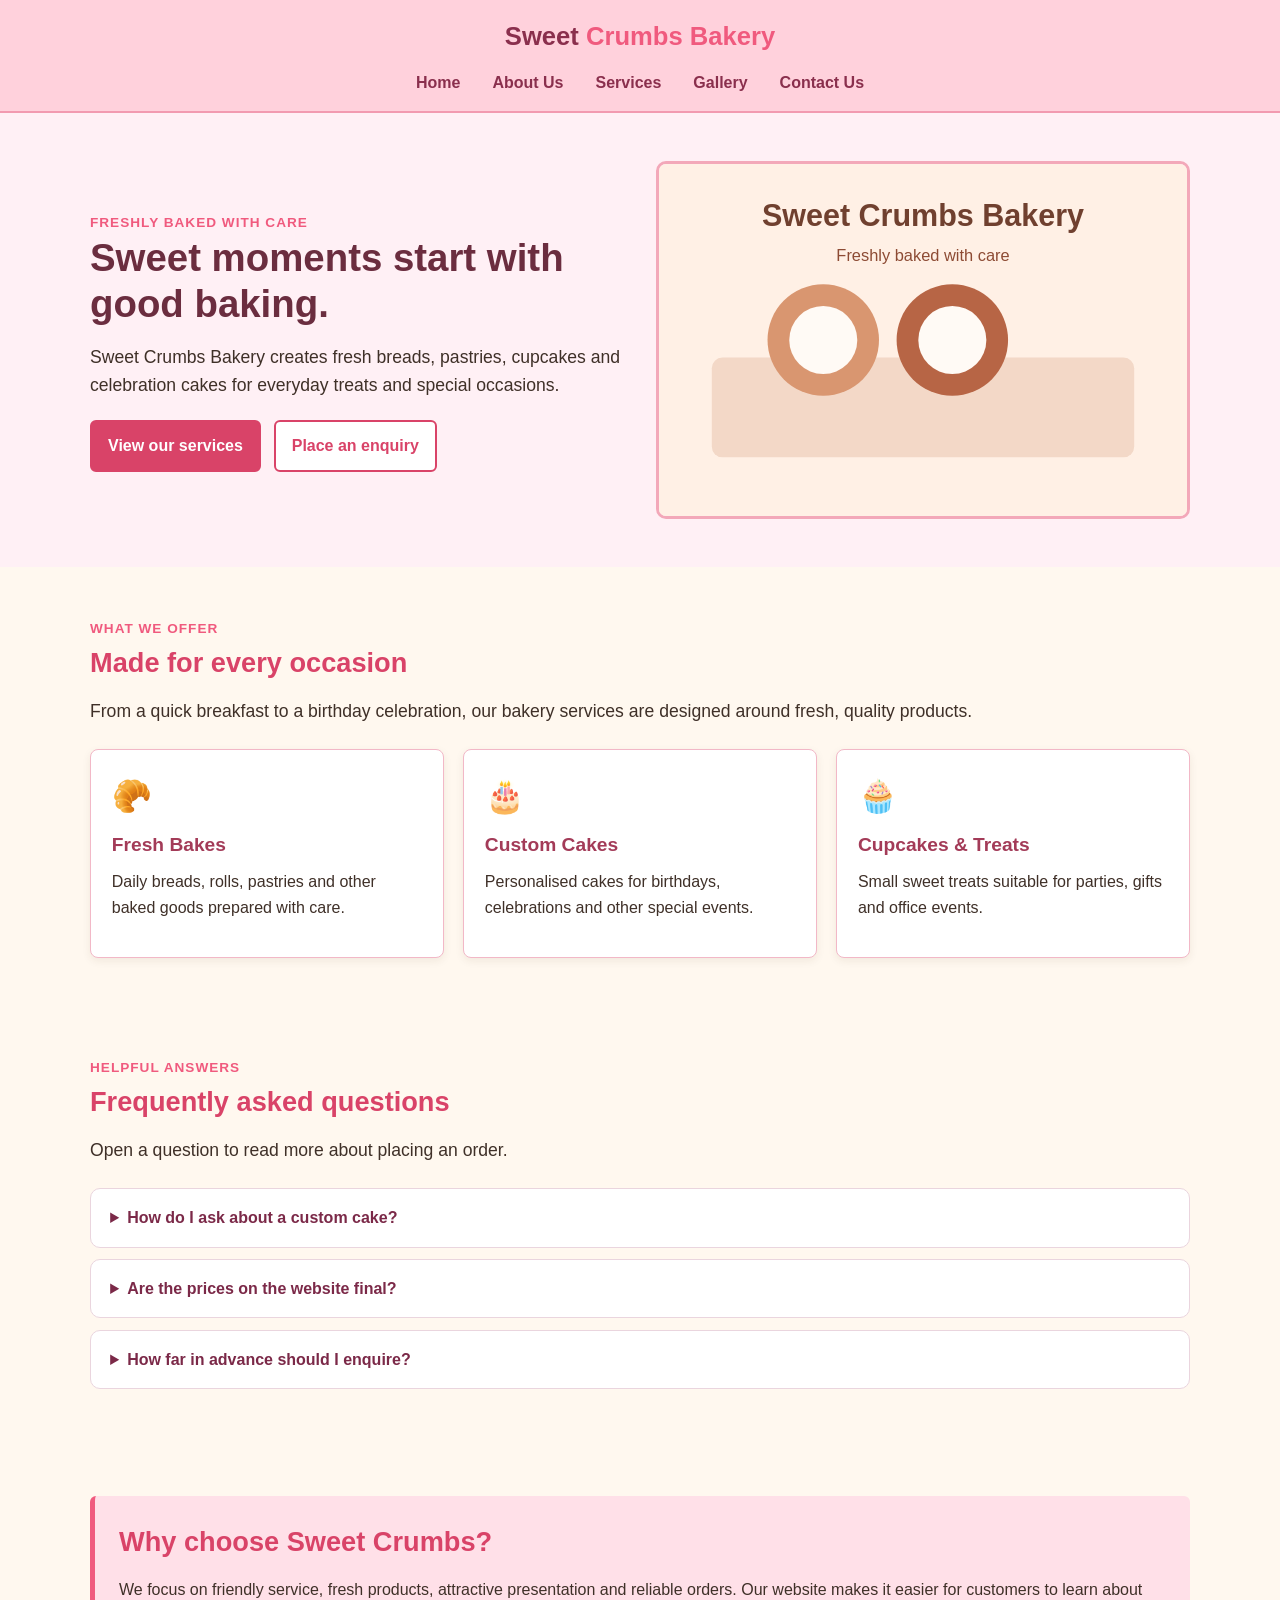
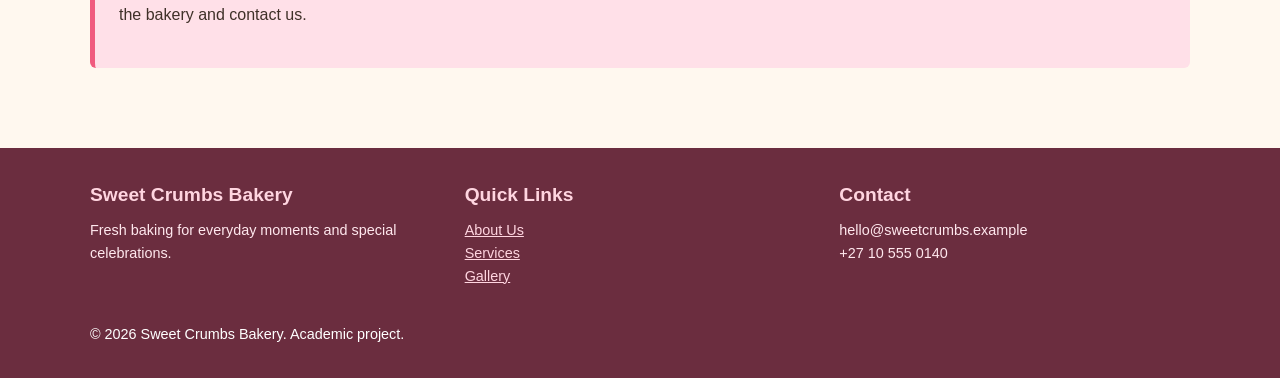
<file: index.html>
<!doctype html><html lang="en"><head><meta charset="utf-8"><meta name="viewport" content="width=device-width, initial-scale=1"><meta name="description" content="Fresh bread, pastries, cupcakes and custom celebration cakes from Sweet Crumbs Bakery. Explore our services and send an order enquiry."><title>Sweet Crumbs Bakery | Fresh Bakes and Custom Cakes</title><link rel="stylesheet" href="CSS/style.css"><meta name="keywords" content="Sweet Crumbs Bakery, bakery, fresh bread, custom cakes, cupcakes, pastries, South Africa"><meta name="robots" content="index,follow"><meta name="theme-color" content="#7b2948"><link rel="canonical" href="index.html"></head><body><a class="skip-link" href="#main">Skip to content</a><header><div class="container nav-wrap"><a class="logo" href="index.html">Sweet <span>Crumbs Bakery</span></a><input class="nav-check" type="checkbox" id="nav-toggle"><label class="nav-button" for="nav-toggle">☰</label><nav><ul class="nav-menu"><li><a aria-current="page" href="index.html">Home</a></li><li><a href="about-us.html">About Us</a></li><li><a href="services.html">Services</a></li><li><a href="gallery.html">Gallery</a></li><li><a href="contact-us.html">Contact Us</a></li></ul></nav></div></header><main id="main"><section class="hero"><div class="container hero-grid"><div class="hero-copy"><span class="eyebrow">Freshly baked with care</span><h1>Sweet moments start with good baking.</h1><p class="lead">Sweet Crumbs Bakery creates fresh breads, pastries, cupcakes and celebration cakes for everyday treats and special occasions.</p><div class="hero-actions"><a class="btn btn-primary" href="services.html">View our services</a><a class="btn btn-secondary" href="enquiry.html">Place an enquiry</a></div></div><picture><source media="(max-width:600px)" srcset="images/bakery.svg"><img class="hero-image" src="images/bakery.svg" alt="Freshly baked pastries at Sweet Crumbs Bakery"></picture></div></section><section class="section"><div class="container"><div class="section-head"><span class="eyebrow">What we offer</span><h2>Made for every occasion</h2><p class="lead">From a quick breakfast to a birthday celebration, our bakery services are designed around fresh, quality products.</p></div><div class="grid-3"><article class="card"><div class="icon">🥐</div><h3>Fresh Bakes</h3><p>Daily breads, rolls, pastries and other baked goods prepared with care.</p></article><article class="card"><div class="icon">🎂</div><h3>Custom Cakes</h3><p>Personalised cakes for birthdays, celebrations and other special events.</p></article><article class="card"><div class="icon">🧁</div><h3>Cupcakes & Treats</h3><p>Small sweet treats suitable for parties, gifts and office events.</p></article></div></div></section><section class="section"><div class="container"><div class="section-head"><span class="eyebrow">Helpful answers</span><h2>Frequently asked questions</h2><p class="lead">Open a question to read more about placing an order.</p></div><div class="faq-list"><details><summary>How do I ask about a custom cake?</summary><p>Use the order enquiry form and include the flavour, design, size and preferred collection date. We can then prepare an email asking the bakery to confirm availability and price.</p></details><details><summary>Are the prices on the website final?</summary><p>No. They are examples for this student project. Final prices depend on the product, size, design and quantity.</p></details><details><summary>How far in advance should I enquire?</summary><p>For custom cakes and larger event orders, enquire as early as possible so the bakery can check its schedule.</p></details></div></div></section><section class="section"><div class="container info-box"><h2>Why choose Sweet Crumbs?</h2><p>We focus on friendly service, fresh products, attractive presentation and reliable orders. Our website makes it easier for customers to learn about the bakery and contact us.</p></div></section></main><footer><div class="container footer-grid"><div><h3>Sweet Crumbs Bakery</h3><p class="small">Fresh baking for everyday moments and special celebrations.</p></div><div><h3>Quick Links</h3><p class="small"><a href="about-us.html">About Us</a><br><a href="services.html">Services</a><br><a href="gallery.html">Gallery</a></p></div><div><h3>Contact</h3><p class="small">hello@sweetcrumbs.example<br>+27 10 555 0140</p></div></div><div class="container small" style="margin-top:1.2rem">© <span data-year>2026</span> Sweet Crumbs Bakery. Academic project.</div></footer><script src="JS/script.js"></script></body></html>
</file>
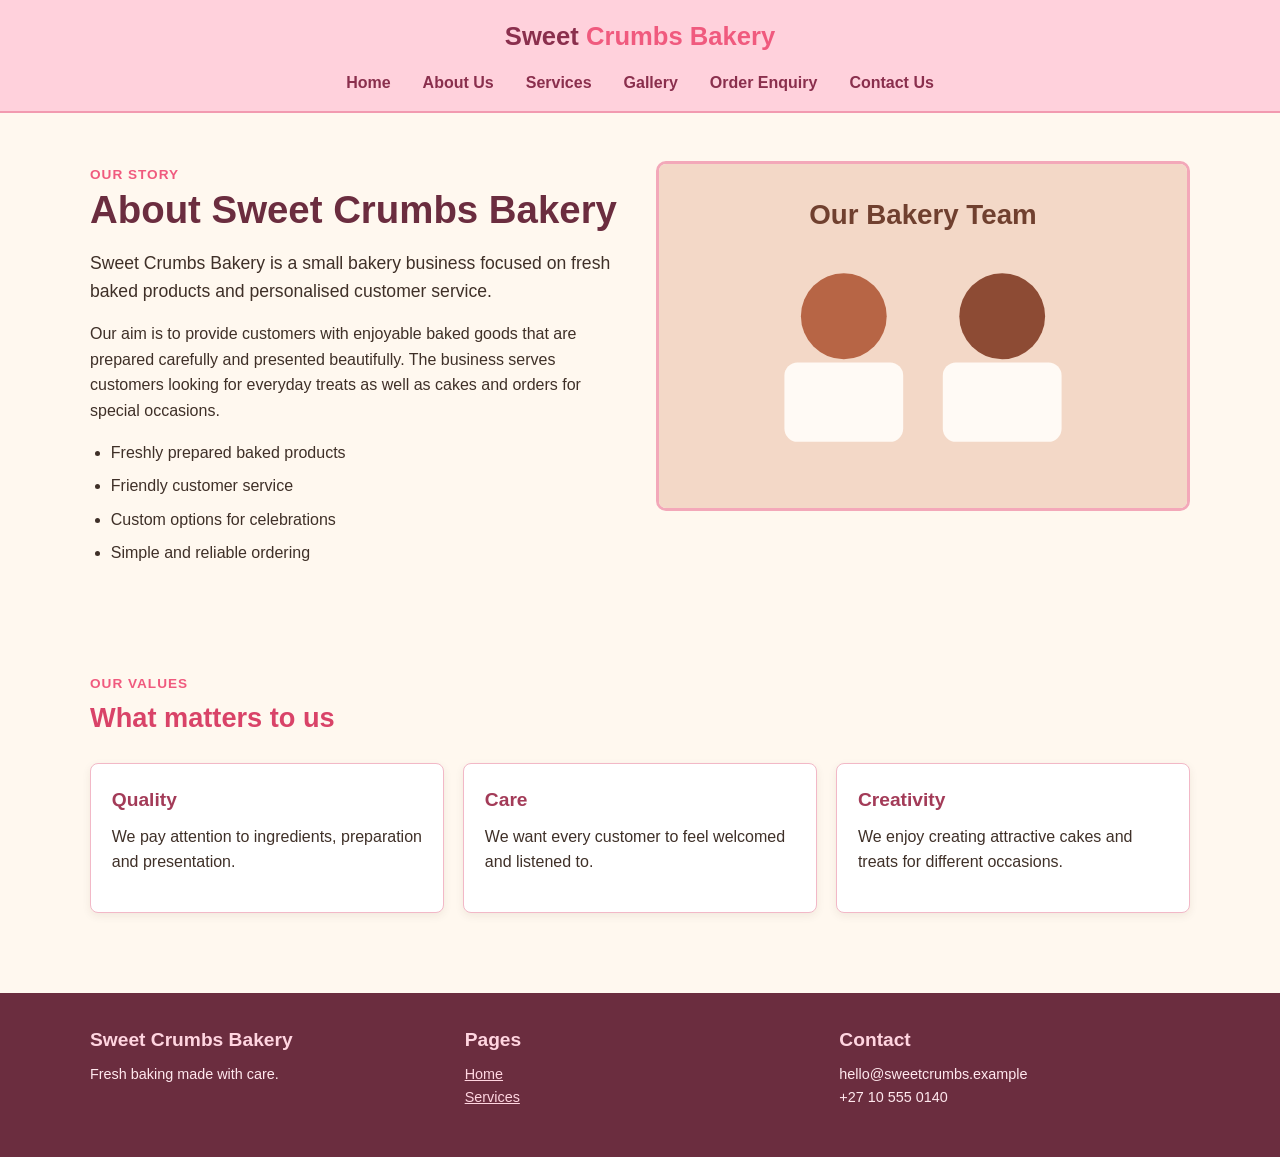
<file: about-us.html>
<!doctype html><html lang="en"><head><meta charset="utf-8"><meta name="viewport" content="width=device-width, initial-scale=1"><meta name="description" content="Learn about Sweet Crumbs Bakery, our focus on quality baking, friendly customer service and treats for everyday moments and special occasions."><title>About Sweet Crumbs Bakery | Our Story</title><link rel="stylesheet" href="CSS/style.css"><meta name="keywords" content="about Sweet Crumbs Bakery, bakery story, quality baking"><meta name="robots" content="index,follow"><meta name="theme-color" content="#7b2948"><link rel="canonical" href="about-us.html"></head><body><header><div class="container nav-wrap"><a class="logo" href="index.html">Sweet <span>Crumbs Bakery</span></a><input class="nav-check" type="checkbox" id="nav-toggle"><label class="nav-button" for="nav-toggle">☰</label><nav><ul class="nav-menu"><li><a href="index.html">Home</a></li><li><a aria-current="page" href="about-us.html">About Us</a></li><li><a href="services.html">Services</a></li><li><a href="gallery.html">Gallery</a></li><li><a href="enquiry.html">Order Enquiry</a></li><li><a href="contact-us.html">Contact Us</a></li></ul></nav></div></header><main><section class="section"><div class="container about-grid"><div><span class="eyebrow">Our story</span><h1>About Sweet Crumbs Bakery</h1><p class="lead">Sweet Crumbs Bakery is a small bakery business focused on fresh baked products and personalised customer service.</p><p>Our aim is to provide customers with enjoyable baked goods that are prepared carefully and presented beautifully. The business serves customers looking for everyday treats as well as cakes and orders for special occasions.</p><ul class="check-list"><li>Freshly prepared baked products</li><li>Friendly customer service</li><li>Custom options for celebrations</li><li>Simple and reliable ordering</li></ul></div><img class="feature-image" src="images/team.svg" alt="Sweet Crumbs Bakery team illustration"></div></section><section class="section"><div class="container"><div class="section-head"><span class="eyebrow">Our values</span><h2>What matters to us</h2></div><div class="grid-3"><article class="card"><h3>Quality</h3><p>We pay attention to ingredients, preparation and presentation.</p></article><article class="card"><h3>Care</h3><p>We want every customer to feel welcomed and listened to.</p></article><article class="card"><h3>Creativity</h3><p>We enjoy creating attractive cakes and treats for different occasions.</p></article></div></div></section></main><footer><div class="container footer-grid"><div><h3>Sweet Crumbs Bakery</h3><p class="small">Fresh baking made with care.</p></div><div><h3>Pages</h3><p class="small"><a href="index.html">Home</a><br><a href="services.html">Services</a></p></div><div><h3>Contact</h3><p class="small">hello@sweetcrumbs.example<br>+27 10 555 0140</p></div></div></footer><script src="JS/script.js"></script></body></html>
</file>
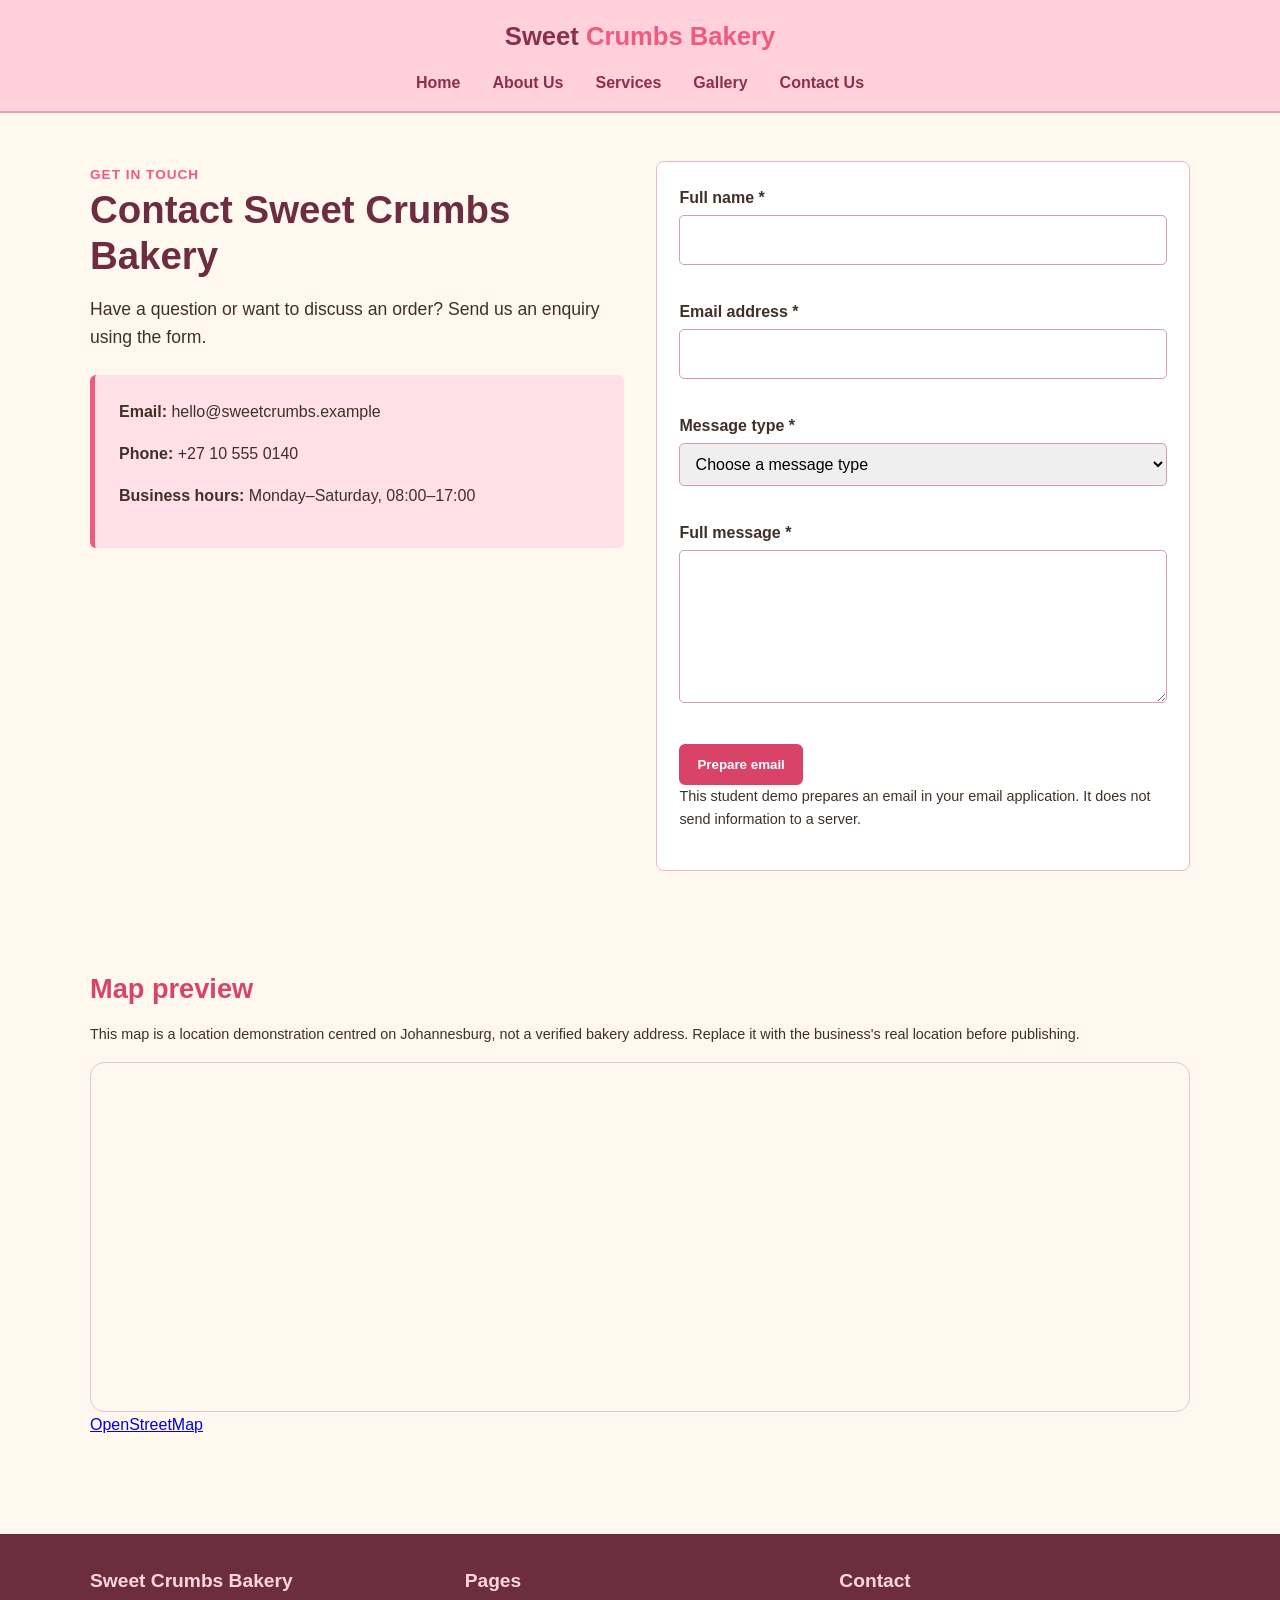
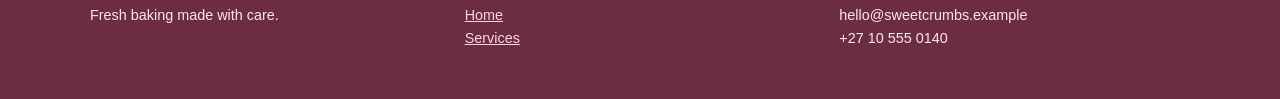
<file: contact-us.html>
<!doctype html><html lang="en"><head><meta charset="utf-8"><meta name="viewport" content="width=device-width, initial-scale=1"><meta name="description" content="Contact Sweet Crumbs Bakery with questions about products, custom cakes, prices, availability or an existing order."><title>Contact Sweet Crumbs Bakery | Customer Support</title><link rel="stylesheet" href="CSS/style.css"><meta name="keywords" content="contact bakery, bakery enquiry, custom cake enquiry"><meta name="robots" content="index,follow"><meta name="theme-color" content="#7b2948"><link rel="canonical" href="contact-us.html"></head><body><header><div class="container nav-wrap"><a class="logo" href="index.html">Sweet <span>Crumbs Bakery</span></a><input class="nav-check" type="checkbox" id="nav-toggle"><label class="nav-button" for="nav-toggle">☰</label><nav><ul class="nav-menu"><li><a href="index.html">Home</a></li><li><a href="about-us.html">About Us</a></li><li><a href="services.html">Services</a></li><li><a href="gallery.html">Gallery</a></li><li><a aria-current="page" href="contact-us.html">Contact Us</a></li></ul></nav></div></header><main><section class="section"><div class="container contact-grid"><div><span class="eyebrow">Get in touch</span><h1>Contact Sweet Crumbs Bakery</h1><p class="lead">Have a question or want to discuss an order? Send us an enquiry using the form.</p><div class="info-box" style="margin-top:1.5rem"><p><strong>Email:</strong> hello@sweetcrumbs.example</p><p><strong>Phone:</strong> +27 10 555 0140</p><p><strong>Business hours:</strong> Monday–Saturday, 08:00–17:00</p></div></div><form id="contactForm" data-mail-form="contact" novalidate>
<div><label for="contact-name">Full name <span aria-hidden="true">*</span></label><input id="contact-name" name="name" type="text" autocomplete="name" minlength="2" maxlength="80" required aria-describedby="contact-name-error"><small class="field-error" id="contact-name-error"></small></div>
<div><label for="contact-email">Email address <span aria-hidden="true">*</span></label><input id="contact-email" name="email" type="email" autocomplete="email" required aria-describedby="contact-email-error"><small class="field-error" id="contact-email-error"></small></div>
<div><label for="contact-type">Message type <span aria-hidden="true">*</span></label><select id="contact-type" name="type" required><option value="">Choose a message type</option><option>General enquiry</option><option>Existing order</option><option>Product feedback</option><option>Complaint</option><option>Other</option></select><small class="field-error" id="contact-type-error"></small></div>
<div><label for="contact-message">Full message <span aria-hidden="true">*</span></label><textarea id="contact-message" name="message" rows="5" minlength="10" maxlength="1500" required aria-describedby="contact-message-error"></textarea><small class="field-error" id="contact-message-error"></small></div>
<button class="submit" type="submit">Prepare email</button><p class="form-status" role="status" aria-live="polite" hidden></p><p class="small">This student demo prepares an email in your email application. It does not send information to a server.</p>
</form></div></section><section class="section"><div class="container"><h2>Map preview</h2><p class="small">This map is a location demonstration centred on Johannesburg, not a verified bakery address. Replace it with the business's real location before publishing.</p><div class="map-frame"><iframe title="Interactive map preview of Johannesburg" src="https://www.openstreetmap.org/export/embed.html?bbox=28.00%2C-26.30%2C28.15%2C-26.15&amp;layer=mapnik" loading="lazy" referrerpolicy="no-referrer-when-downgrade"></iframe></div><p><a href="https://www.openstreetmap.org/" target="_blank" rel="noopener noreferrer">OpenStreetMap</a></p></div></section></main><footer><div class="container footer-grid"><div><h3>Sweet Crumbs Bakery</h3><p class="small">Fresh baking made with care.</p></div><div><h3>Pages</h3><p class="small"><a href="index.html">Home</a><br><a href="services.html">Services</a></p></div><div><h3>Contact</h3><p class="small">hello@sweetcrumbs.example<br>+27 10 555 0140</p></div></div></footer><script src="JS/script.js"></script></body></html>
</file>
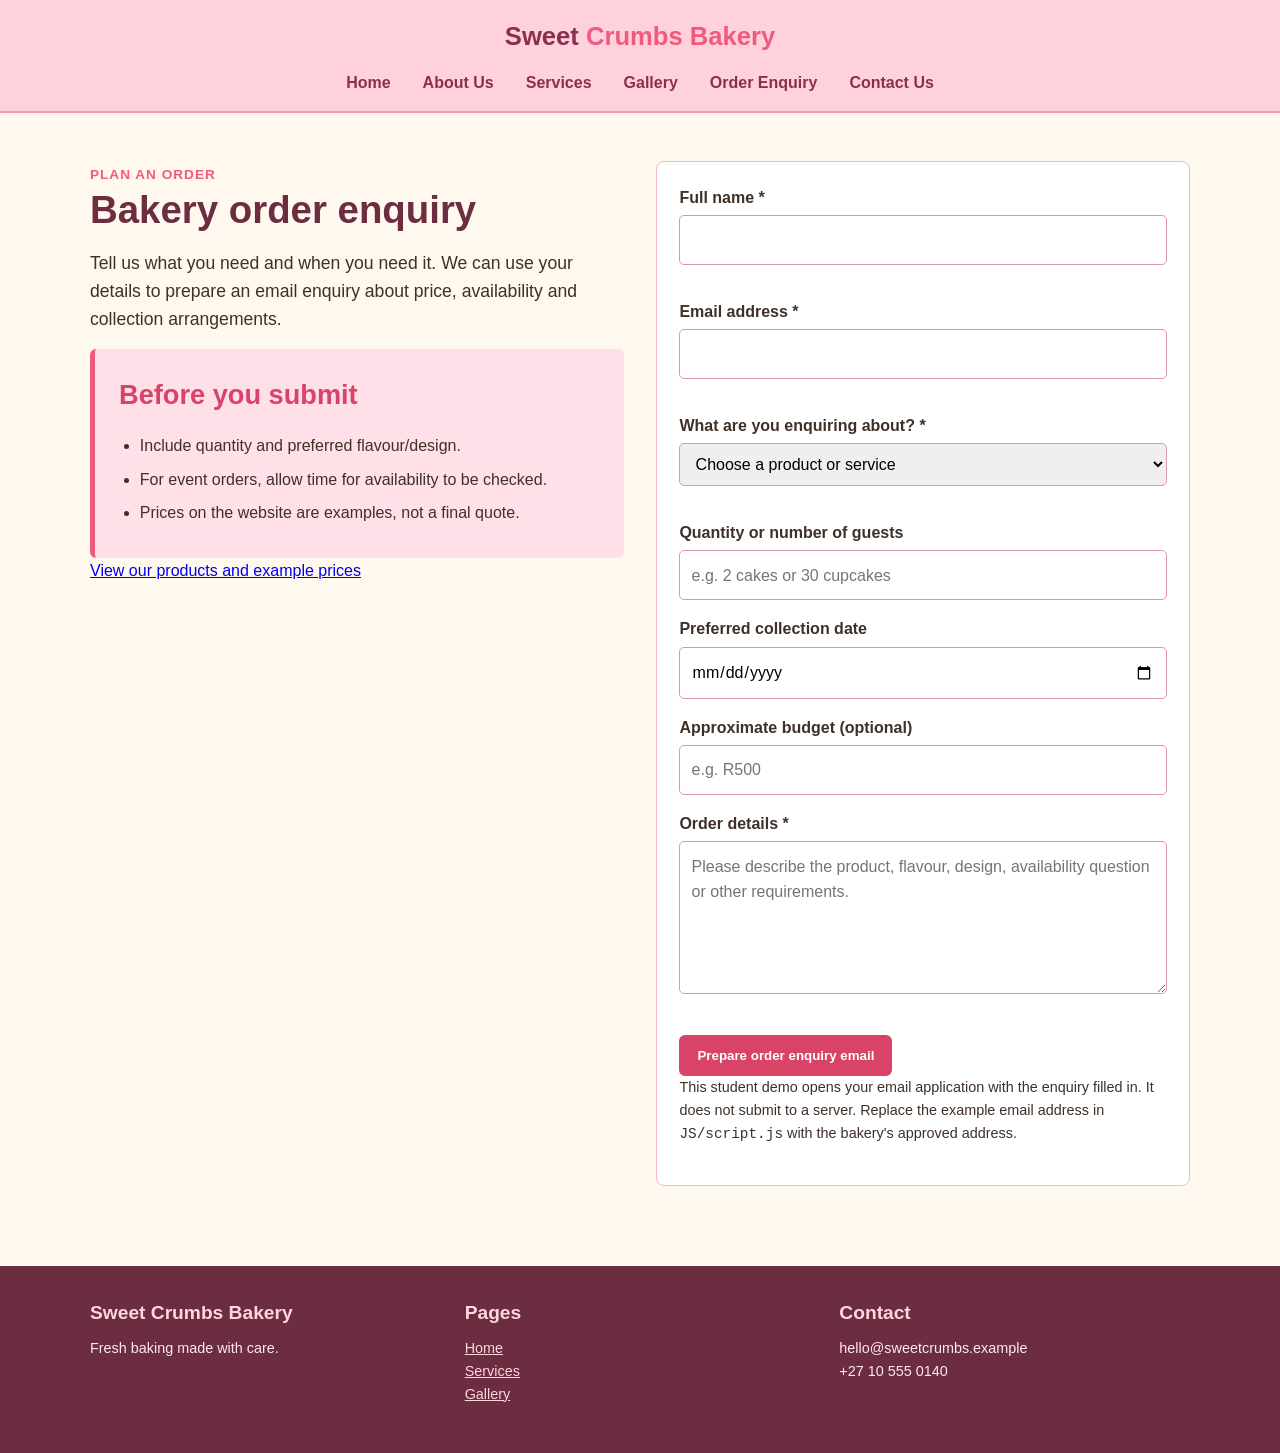
<file: enquiry.html>
<!doctype html><html lang="en"><head><meta charset="utf-8"><meta name="viewport" content="width=device-width, initial-scale=1"><meta name="description" content="Ask Sweet Crumbs Bakery about product availability, custom cake prices, quantities and event orders."><meta name="keywords" content="bakery order enquiry, cake availability, bakery prices, Sweet Crumbs Bakery"><meta name="robots" content="index,follow"><meta name="theme-color" content="#7b2948"><title>Order Enquiry | Sweet Crumbs Bakery</title><link rel="canonical" href="enquiry.html"><link rel="stylesheet" href="CSS/style.css"></head><body><a class="skip-link" href="#main">Skip to content</a><header><div class="container nav-wrap"><a class="logo" href="index.html">Sweet <span>Crumbs Bakery</span></a><input class="nav-check" type="checkbox" id="nav-toggle"><label class="nav-button" for="nav-toggle" aria-label="Toggle navigation">☰</label><nav aria-label="Main navigation"><ul class="nav-menu"><li><a href="index.html">Home</a></li><li><a href="about-us.html">About Us</a></li><li><a href="services.html">Services</a></li><li><a href="gallery.html">Gallery</a></li><li><a href="enquiry.html" aria-current="page">Order Enquiry</a></li><li><a href="contact-us.html">Contact Us</a></li></ul></nav></div></header><main id="main"><section class="section"><div class="container contact-grid"><div><span class="eyebrow">Plan an order</span><h1>Bakery order enquiry</h1><p class="lead">Tell us what you need and when you need it. We can use your details to prepare an email enquiry about price, availability and collection arrangements.</p><div class="info-box"><h2>Before you submit</h2><ul class="check-list"><li>Include quantity and preferred flavour/design.</li><li>For event orders, allow time for availability to be checked.</li><li>Prices on the website are examples, not a final quote.</li></ul></div><p><a href="services.html">View our products and example prices</a></p></div><form id="enquiryForm" data-mail-form="enquiry" novalidate>
<div><label for="enq-name">Full name <span aria-hidden="true">*</span></label><input id="enq-name" name="name" type="text" autocomplete="name" minlength="2" maxlength="80" required><small class="field-error" id="enq-name-error"></small></div>
<div><label for="enq-email">Email address <span aria-hidden="true">*</span></label><input id="enq-email" name="email" type="email" autocomplete="email" required><small class="field-error" id="enq-email-error"></small></div>
<div><label for="enq-order-type">What are you enquiring about? <span aria-hidden="true">*</span></label><select id="enq-order-type" name="orderType" required><option value="">Choose a product or service</option><option>Custom celebration cake</option><option>Bread and rolls</option><option>Cupcakes</option><option>Sweet treat box</option><option>Event or bulk order</option><option>Other product/service</option></select><small class="field-error" id="enq-order-type-error"></small></div>
<div><label for="enq-quantity">Quantity or number of guests</label><input id="enq-quantity" name="quantity" type="text" maxlength="80" placeholder="e.g. 2 cakes or 30 cupcakes"></div>
<div><label for="enq-date">Preferred collection date</label><input id="enq-date" name="date" type="date"></div>
<div><label for="enq-budget">Approximate budget (optional)</label><input id="enq-budget" name="budget" type="text" maxlength="60" placeholder="e.g. R500"></div>
<div><label for="enq-details">Order details <span aria-hidden="true">*</span></label><textarea id="enq-details" name="details" rows="5" minlength="10" maxlength="1500" required placeholder="Please describe the product, flavour, design, availability question or other requirements."></textarea><small class="field-error" id="enq-details-error"></small></div>
<button class="submit" type="submit">Prepare order enquiry email</button><p class="form-status" role="status" aria-live="polite" hidden></p><p class="small">This student demo opens your email application with the enquiry filled in. It does not submit to a server. Replace the example email address in <code>JS/script.js</code> with the bakery's approved address.</p></form></div></section></main><footer><div class="container footer-grid"><div><h3>Sweet Crumbs Bakery</h3><p class="small">Fresh baking made with care.</p></div><div><h3>Pages</h3><p class="small"><a href="index.html">Home</a><br><a href="services.html">Services</a><br><a href="gallery.html">Gallery</a></p></div><div><h3>Contact</h3><p class="small">hello@sweetcrumbs.example<br>+27 10 555 0140</p></div></div></footer><script src="JS/script.js"></script></body></html>
</file>
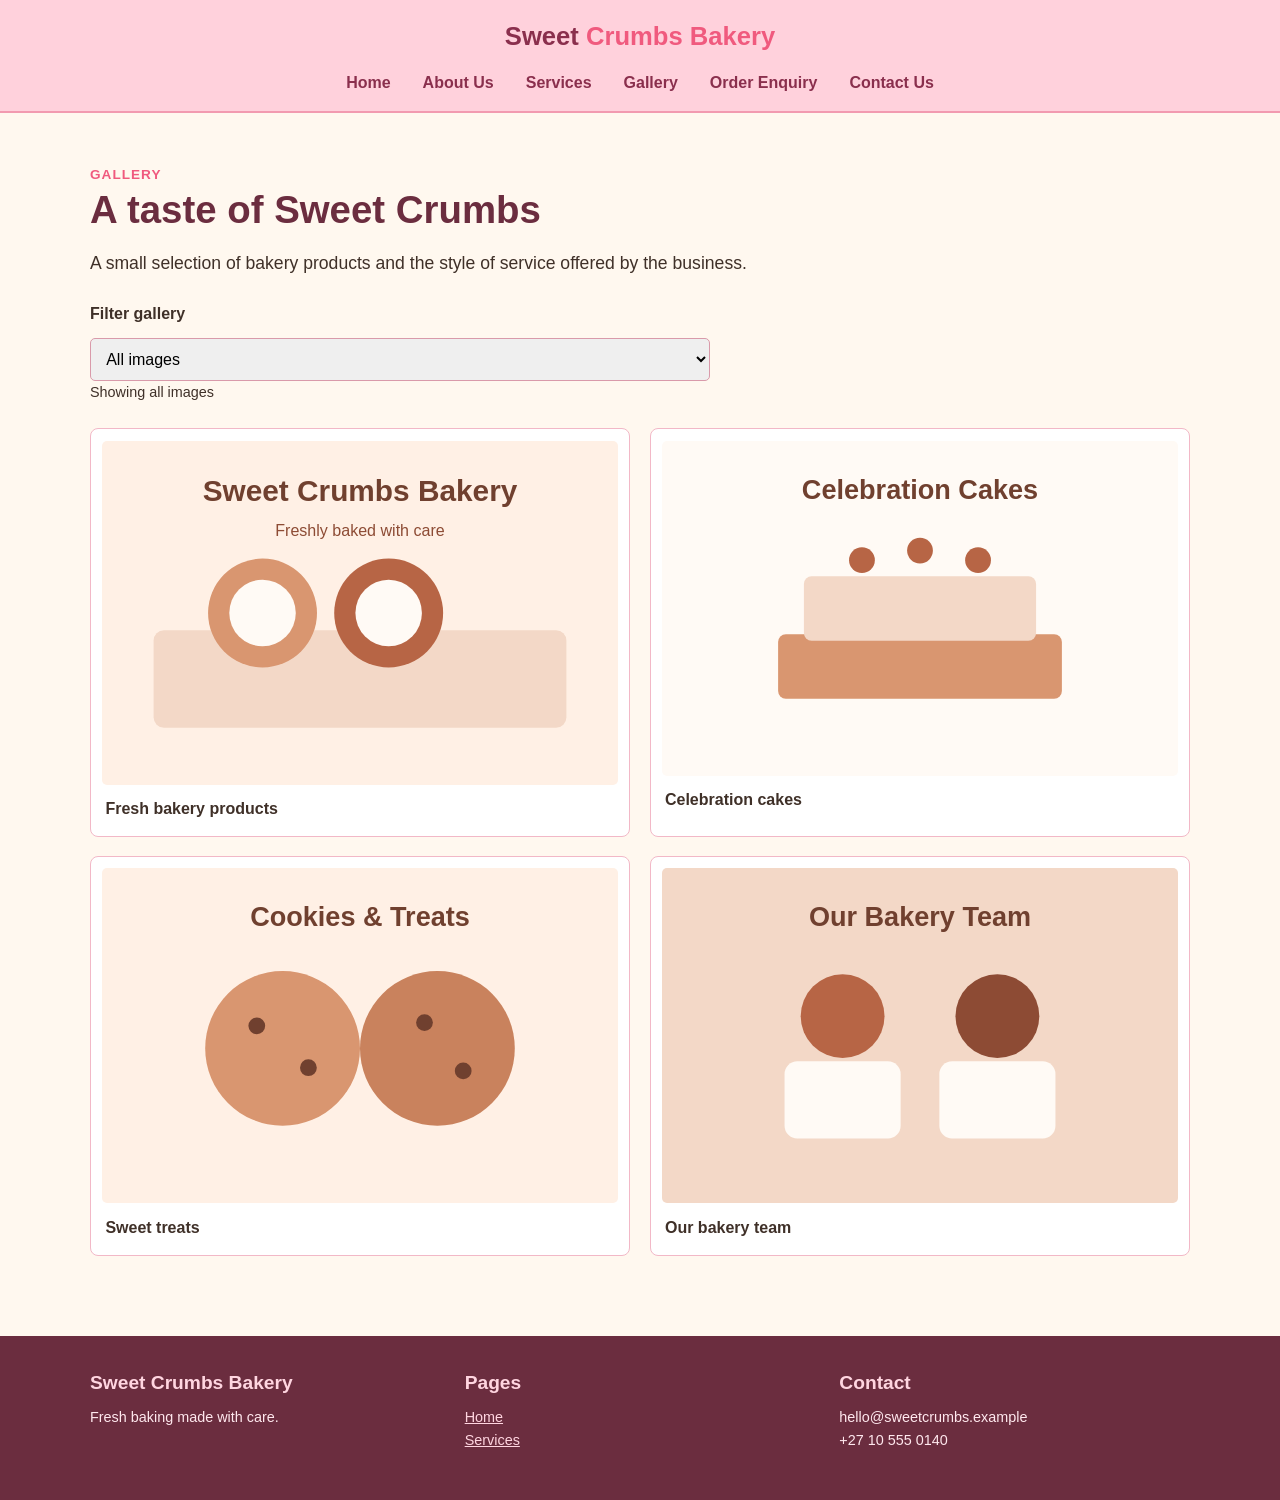
<file: gallery.html>
<!doctype html><html lang="en"><head><meta charset="utf-8"><meta name="viewport" content="width=device-width, initial-scale=1"><meta name="description" content="View Sweet Crumbs Bakery product illustrations in an accessible gallery. Select an image to open a larger view."><title>Bakery Gallery | Cakes, Cookies and Fresh Bakes</title><link rel="stylesheet" href="CSS/style.css"><meta name="keywords" content="bakery gallery, celebration cakes, cookies, fresh bakes"><meta name="robots" content="index,follow"><meta name="theme-color" content="#7b2948"><link rel="canonical" href="gallery.html"></head><body><header><div class="container nav-wrap"><a class="logo" href="index.html">Sweet <span>Crumbs Bakery</span></a><input class="nav-check" type="checkbox" id="nav-toggle"><label class="nav-button" for="nav-toggle">☰</label><nav><ul class="nav-menu"><li><a href="index.html">Home</a></li><li><a href="about-us.html">About Us</a></li><li><a href="services.html">Services</a></li><li><a aria-current="page" href="gallery.html">Gallery</a></li><li><a href="enquiry.html">Order Enquiry</a></li><li><a href="contact-us.html">Contact Us</a></li></ul></nav></div></header><main><section class="section"><div class="container"><div class="section-head"><span class="eyebrow">Gallery</span><h1>A taste of Sweet Crumbs</h1><p class="lead">A small selection of bakery products and the style of service offered by the business.</p></div><div class="gallery-tools"><label for="gallery-filter">Filter gallery</label><select id="gallery-filter"><option value="all">All images</option><option value="bakes">Fresh bakes</option><option value="cakes">Cakes</option><option value="treats">Sweet treats</option><option value="team">Our team</option></select><p class="small" id="gallery-count" aria-live="polite">Showing all images</p></div><div class="gallery-grid"><figure class="gallery-card"><img src="images/bakery.svg" alt="Fresh bakery products"><figcaption>Fresh bakery products</figcaption></figure><figure class="gallery-card"><img src="images/cakes.svg" alt="Celebration cakes and cupcakes"><figcaption>Celebration cakes</figcaption></figure><figure class="gallery-card"><img src="images/cookies.svg" alt="Cookies and sweet treats"><figcaption>Sweet treats</figcaption></figure><figure class="gallery-card"><img src="images/team.svg" alt="Sweet Crumbs Bakery team"><figcaption>Our bakery team</figcaption></figure></div></div></section><dialog class="lightbox" id="gallery-lightbox" aria-label="Expanded gallery image"><button class="lightbox-close" type="button" aria-label="Close image">×</button><img id="lightbox-image" src="images/bakery.svg" alt=""><p id="lightbox-caption"></p></dialog></main><footer><div class="container footer-grid"><div><h3>Sweet Crumbs Bakery</h3><p class="small">Fresh baking made with care.</p></div><div><h3>Pages</h3><p class="small"><a href="index.html">Home</a><br><a href="services.html">Services</a></p></div><div><h3>Contact</h3><p class="small">hello@sweetcrumbs.example<br>+27 10 555 0140</p></div></div></footer><script src="JS/script.js"></script></body></html>
</file>
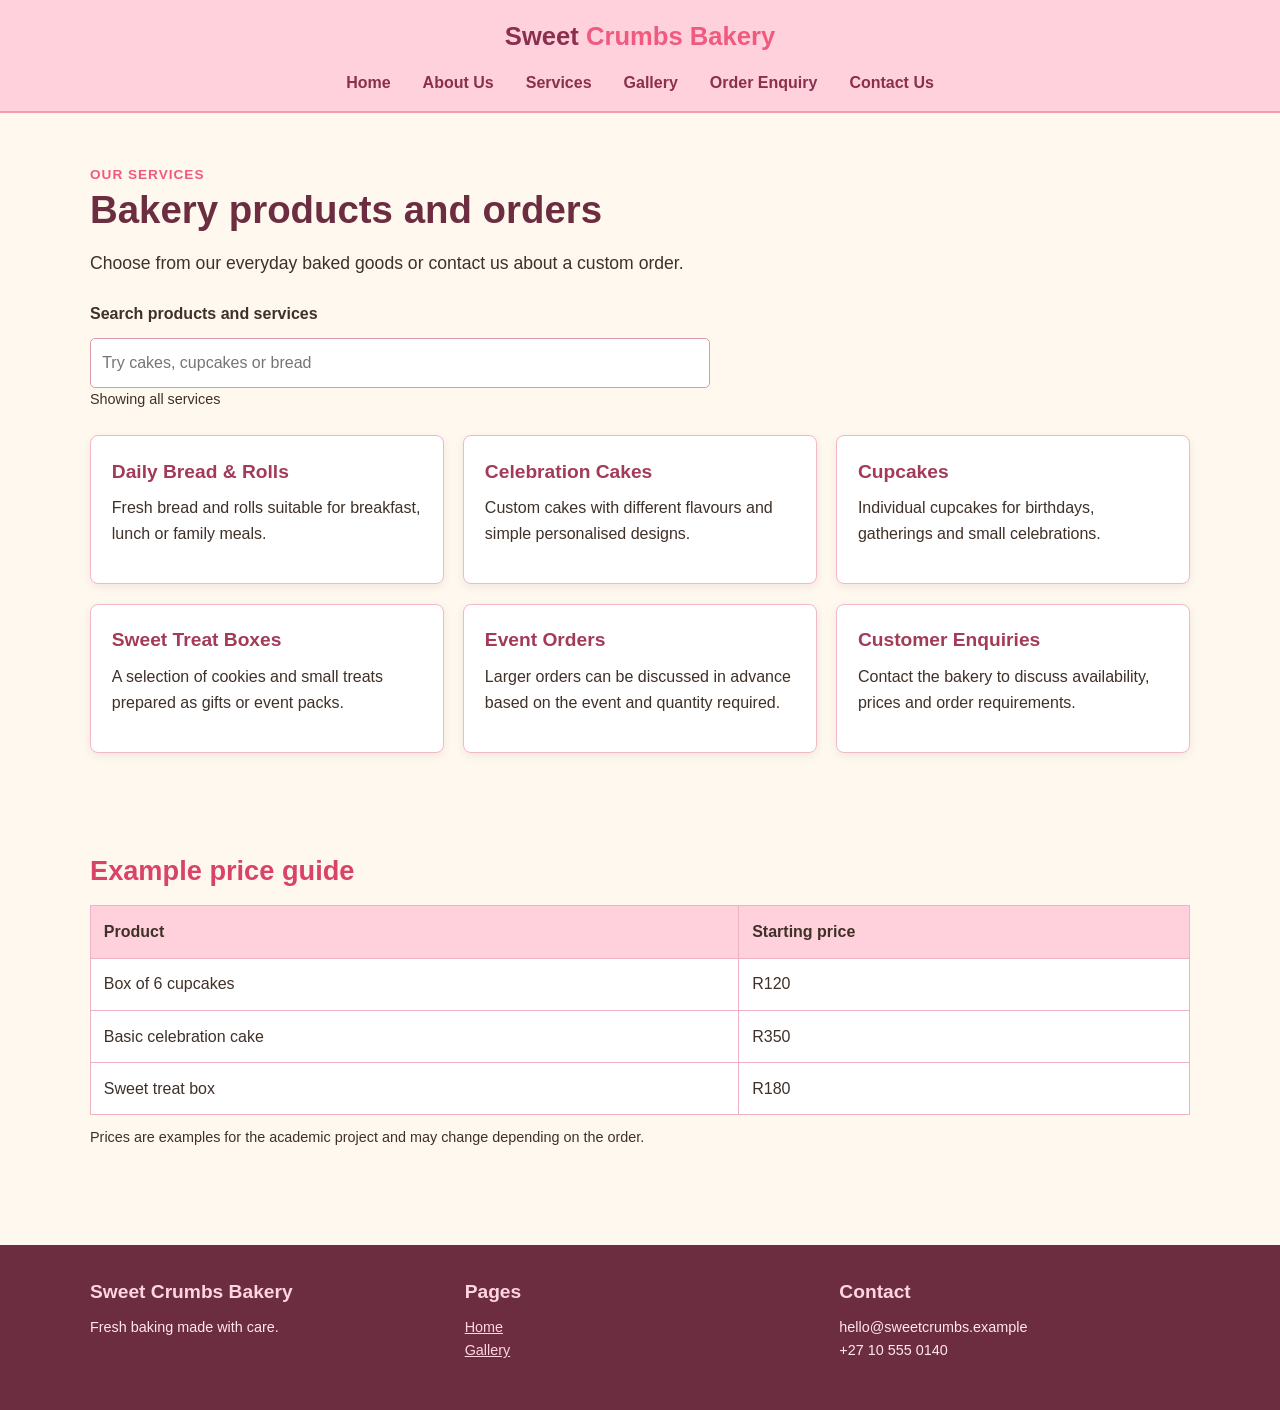
<file: services.html>
<!doctype html><html lang="en"><head><meta charset="utf-8"><meta name="viewport" content="width=device-width, initial-scale=1"><meta name="description" content="Explore Sweet Crumbs Bakery products including fresh bread, celebration cakes, cupcakes and sweet treat boxes. Ask about prices and availability."><title>Bakery Services and Prices | Sweet Crumbs Bakery</title><link rel="stylesheet" href="CSS/style.css"><meta name="keywords" content="bakery services, custom cakes, cupcakes, sweet treat boxes, bakery prices"><meta name="robots" content="index,follow"><meta name="theme-color" content="#7b2948"><link rel="canonical" href="services.html"></head><body><header><div class="container nav-wrap"><a class="logo" href="index.html">Sweet <span>Crumbs Bakery</span></a><input class="nav-check" type="checkbox" id="nav-toggle"><label class="nav-button" for="nav-toggle">☰</label><nav><ul class="nav-menu"><li><a href="index.html">Home</a></li><li><a href="about-us.html">About Us</a></li><li><a aria-current="page" href="services.html">Services</a></li><li><a href="gallery.html">Gallery</a></li><li><a href="enquiry.html">Order Enquiry</a></li><li><a href="contact-us.html">Contact Us</a></li></ul></nav></div></header><main><section class="section"><div class="container"><div class="section-head"><span class="eyebrow">Our services</span><h1>Bakery products and orders</h1><p class="lead">Choose from our everyday baked goods or contact us about a custom order.</p></div><div class="filter-tools"><label for="service-search">Search products and services</label><input id="service-search" type="search" placeholder="Try cakes, cupcakes or bread"><p class="small" id="service-results" aria-live="polite">Showing all services</p></div><div class="grid-3" id="service-grid"><article class="card" data-search="daily bread rolls fresh bread breakfast lunch family meals"><h3>Daily Bread & Rolls</h3><p>Fresh bread and rolls suitable for breakfast, lunch or family meals.</p></article><article class="card" data-search="celebration cakes custom cake flavours personalised birthday events"><h3>Celebration Cakes</h3><p>Custom cakes with different flavours and simple personalised designs.</p></article><article class="card" data-search="cupcakes birthday party sweet treats"><h3>Cupcakes</h3><p>Individual cupcakes for birthdays, gatherings and small celebrations.</p></article><article class="card" data-search="sweet treat boxes cookies gifts event packs"><h3>Sweet Treat Boxes</h3><p>A selection of cookies and small treats prepared as gifts or event packs.</p></article><article class="card" data-search="event orders bulk quantity party celebration"><h3>Event Orders</h3><p>Larger orders can be discussed in advance based on the event and quantity required.</p></article><article class="card" data-search="customer enquiries availability prices orders"><h3>Customer Enquiries</h3><p>Contact the bakery to discuss availability, prices and order requirements.</p></article></div></div></section><section class="section"><div class="container"><h2>Example price guide</h2><table class="price-list"><thead><tr><th>Product</th><th>Starting price</th></tr></thead><tbody><tr><td>Box of 6 cupcakes</td><td>R120</td></tr><tr><td>Basic celebration cake</td><td>R350</td></tr><tr><td>Sweet treat box</td><td>R180</td></tr></tbody></table><p class="small" style="margin-top:.7rem">Prices are examples for the academic project and may change depending on the order.</p></div></section></main><footer><div class="container footer-grid"><div><h3>Sweet Crumbs Bakery</h3><p class="small">Fresh baking made with care.</p></div><div><h3>Pages</h3><p class="small"><a href="index.html">Home</a><br><a href="gallery.html">Gallery</a></p></div><div><h3>Contact</h3><p class="small">hello@sweetcrumbs.example<br>+27 10 555 0140</p></div></div></footer><script src="JS/script.js"></script></body></html>
</file>
<file: CSS/style.css>
* {
    box-sizing: border-box;
    margin: 0;
    padding: 0;
}

body {
    background-color: #fff8ef;
    font-family: Arial, Helvetica, sans-serif;
    color: #3f3028;
    line-height: 1.6;
}

.container {
    width: 90%;
    max-width: 1100px;
    margin: 0 auto;
}

header {
    background-color: #ffd1dc;
    padding: 1rem 0;
    border-bottom: 2px solid #f29ab0;
}

.nav-wrap {
    display: flex;
    flex-direction: column;
    align-items: center;
    gap: 0.8rem;
}

.logo {
    color: #8a2f4d;
    text-decoration: none;
    font-size: 1.6rem;
    font-weight: bold;
}

.logo span {
    color: #f05a7e;
}

nav ul {
    list-style: none;
    display: flex;
    flex-wrap: wrap;
    justify-content: center;
    gap: 1rem;
}

nav a {
    color: #8a2f4d;
    text-decoration: none;
    font-weight: bold;
    padding: 0.35rem 0.5rem;
}

nav a:hover,
nav a:focus {
    color: #e83e68;
    text-decoration: underline;
}

nav a:active {
    color: #68243a;
}

.nav-check,
.nav-button {
    display: none;
}

.hero {
    background-color: #fff0f5;
    padding: 3rem 0;
}

.hero-grid {
    display: grid;
    grid-template-columns: 1fr 1fr;
    gap: 2rem;
    align-items: center;
}

h1 {
    font-size: 2.4rem;
    line-height: 1.2;
    color: #6b2d3f;
    margin-bottom: 1rem;
}

h2 {
    font-size: 1.7rem;
    color: #d94368;
    margin-bottom: 0.8rem;
}

h3 {
    font-size: 1.2rem;
    color: #a33b58;
    margin-bottom: 0.5rem;
}

p {
    margin-bottom: 1rem;
}

.lead {
    font-size: 1.1rem;
}

.eyebrow {
    color: #f05a7e;
    font-weight: bold;
    letter-spacing: 1px;
    text-transform: uppercase;
    font-size: 0.85rem;
}

.hero-image,
.feature-image {
    width: 100%;
    height: auto;
    border: 3px solid #f3a8b9;
    border-radius: 10px;
    display: block;
}

.hero-actions {
    display: flex;
    flex-wrap: wrap;
    gap: 0.8rem;
    margin-top: 1.3rem;
}

.btn,
.submit {
    display: inline-block;
    padding: 0.7rem 1rem;
    border-radius: 6px;
    border: 2px solid #d94368;
    text-decoration: none;
    font-weight: bold;
    cursor: pointer;
}

.btn-primary,
.submit {
    background-color: #d94368;
    color: white;
}

.btn-secondary {
    background-color: white;
    color: #d94368;
}

.btn:hover,
.submit:hover {
    background-color: #f05a7e;
    color: white;
}

.btn:focus,
.submit:focus,
nav a:focus,
input:focus,
select:focus,
textarea:focus {
    outline: 3px solid #ff9f68;
    outline-offset: 2px;
}

.section {
    padding: 3rem 0;
}

.section-head {
    margin-bottom: 1.5rem;
}

.grid-3 {
    display: grid;
    grid-template-columns: repeat(3, 1fr);
    gap: 1.2rem;
}

.card {
    background-color: white;
    border: 1px solid #f2b8c7;
    border-radius: 8px;
    padding: 1.3rem;
    box-shadow: 0 3px 8px rgba(80, 45, 30, 0.08);
}

.card:hover {
    border-color: #f05a7e;
}

.icon {
    font-size: 2rem;
    margin-bottom: 0.5rem;
}

.info-box {
    background-color: #ffe0e8;
    border-left: 5px solid #f05a7e;
    padding: 1.5rem;
    border-radius: 6px;
}

.about-grid,
.contact-grid {
    display: grid;
    grid-template-columns: 1fr 1fr;
    gap: 2rem;
    align-items: start;
}

.check-list {
    margin: 1rem 0 0 1.3rem;
}

.check-list li {
    margin-bottom: 0.5rem;
}

.gallery-grid {
    display: grid;
    grid-template-columns: repeat(2, 1fr);
    gap: 1.2rem;
}

.gallery-card {
    background: white;
    border: 1px solid #f2b8c7;
    padding: 0.7rem;
    border-radius: 8px;
}

.gallery-card img {
    width: 100%;
    height: auto;
    display: block;
    border-radius: 5px;
}

figcaption {
    padding: 0.7rem 0.2rem 0.2rem;
    font-weight: bold;
}

form {
    background: white;
    border: 1px solid #f2b8c7;
    padding: 1.4rem;
    border-radius: 8px;
}

form div {
    margin-bottom: 1rem;
}

label {
    display: block;
    font-weight: bold;
    margin-bottom: 0.3rem;
}

input,
select,
textarea {
    width: 100%;
    padding: 0.7rem;
    border: 1px solid #d99aaa;
    border-radius: 5px;
    font: inherit;
}

textarea {
    min-height: 130px;
    resize: vertical;
}

.price-list {
    width: 100%;
    border-collapse: collapse;
    background: white;
}

.price-list th,
.price-list td {
    border: 1px solid #edb3c2;
    padding: 0.8rem;
    text-align: left;
}

.price-list th {
    background-color: #ffd1dc;
}

footer {
    background-color: #6b2d3f;
    color: white;
    padding: 2rem 0;
    margin-top: 2rem;
}

footer h3,
footer a {
    color: #ffd5e0;
}

footer p {
    color: #ffe8ee;
}

.footer-grid {
    display: grid;
    grid-template-columns: repeat(3, 1fr);
    gap: 1.5rem;
}

.small {
    font-size: 0.9rem;
}

.skip-link {
    position: absolute;
    left: -9999px;
}

.skip-link:focus {
    left: 10px;
    top: 10px;
    background: white;
    padding: 0.5rem;
    z-index: 10;
}

@media (max-width: 800px) {
    .hero-grid,
    .about-grid,
    .contact-grid {
        grid-template-columns: 1fr;
    }

    .grid-3 {
        grid-template-columns: repeat(2, 1fr);
    }

    .footer-grid {
        grid-template-columns: 1fr 1fr;
    }
}

@media (max-width: 600px) {
    h1 {
        font-size: 1.9rem;
    }

    h2 {
        font-size: 1.4rem;
    }

    .hero {
        padding: 2rem 0;
    }

    .grid-3,
    .gallery-grid,
    .footer-grid {
        grid-template-columns: 1fr;
    }

    nav ul {
        flex-direction: column;
        align-items: center;
        gap: 0.4rem;
    }

    .hero-actions {
        flex-direction: column;
        align-items: flex-start;
    }
}


/* Part 3: interactive features, form feedback, accessibility and SEO support */
html { scroll-behavior: smooth; }
:focus-visible { outline: 3px solid #d982a0; outline-offset: 3px; }
.card, .gallery-card, .info-box { transition: transform .2s ease, box-shadow .2s ease; }
.card:hover, .gallery-card:hover { transform: translateY(-3px); box-shadow: 0 10px 24px rgba(55, 20, 35, .12); }
.filter-tools, .gallery-tools { max-width: 620px; margin: 1.2rem 0 1.5rem; }
.filter-tools input, .gallery-tools select { margin-top: .4rem; }
.field-error { display: block; min-height: 1.1rem; color: #a51d38; font-weight: 600; }
input[aria-invalid="true"], select[aria-invalid="true"], textarea[aria-invalid="true"] { border-color: #a51d38; box-shadow: 0 0 0 2px rgba(165,29,56,.12); }
.form-status { margin-top: 1rem; padding: .85rem 1rem; border-radius: 8px; background: #fff0f4; color: #642039; }
.map-frame { width: 100%; height: 350px; border: 1px solid #e3c6d1; border-radius: 14px; overflow: hidden; }
.map-frame iframe { width: 100%; height: 100%; border: 0; }
.faq-list details { background: #fff; border: 1px solid #ead5de; border-radius: 10px; padding: 1rem 1.2rem; margin: .7rem 0; }
.faq-list summary { font-weight: 700; cursor: pointer; color: #7b2948; }
.faq-list details p { margin-bottom: 0; }
.lightbox-trigger { display: block; width: 100%; padding: 0; border: 0; background: transparent; cursor: zoom-in; }
.lightbox-trigger img { display: block; width: 100%; height: auto; border-radius: 12px; }
.lightbox { width: min(92vw, 850px); max-width: 850px; border: 0; border-radius: 14px; padding: 1rem; box-shadow: 0 20px 80px rgba(0,0,0,.4); }
.lightbox::backdrop { background: rgba(30, 10, 20, .78); }
.lightbox img { display: block; max-width: 100%; max-height: 72vh; margin: auto; }
.lightbox p { text-align: center; font-weight: 600; }
.lightbox-close { display: block; margin-left: auto; border: 0; background: #7b2948; color: #fff; border-radius: 50%; width: 2.4rem; height: 2.4rem; font-size: 1.5rem; cursor: pointer; }
[hidden] { display: none !important; }
@media (prefers-reduced-motion: reduce) { html { scroll-behavior: auto; } *, *::before, *::after { animation-duration: .01ms !important; transition-duration: .01ms !important; } }
@media (max-width: 600px) { .map-frame { height: 270px; } .lightbox { padding: .6rem; } }
</file>
